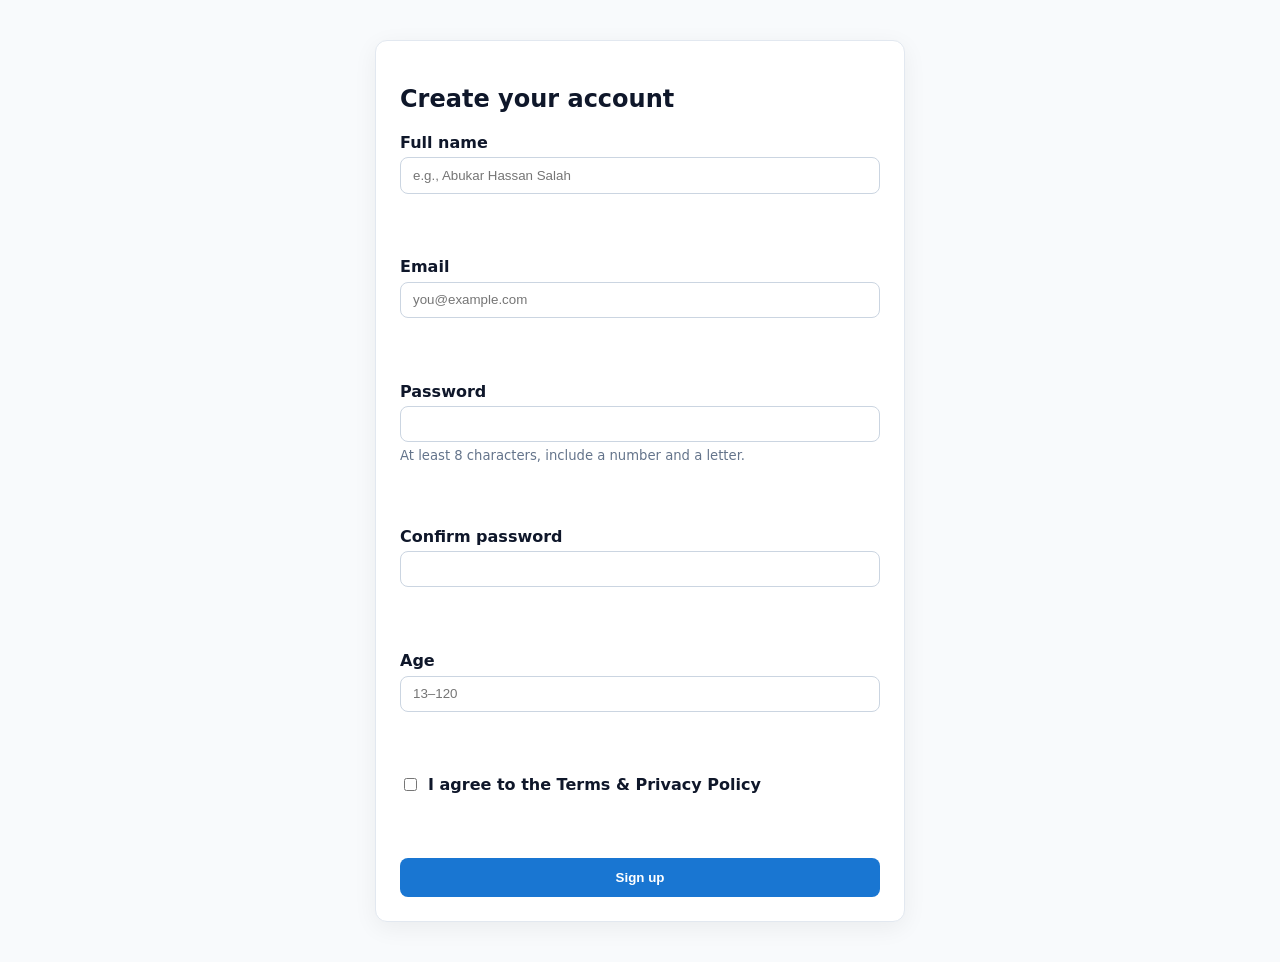
<file: Documents/SomHtmlProject/formvalidation/index.html>
<!DOCTYPE html>
<html lang="en">
<head>
    <meta charset="UTF-8">
    <meta name="viewport" content="width=device-width, initial-scale=1.0">
    <title>Document</title>
    <link rel="stylesheet" href="style.css">
</head>
<body>
    
<!-- index.html -->
<form id="signup-form" novalidate>
  <h2>Create your account</h2>

  <!-- Name -->
  <div class="form-control">
    <label for="name">Full name</label>
    <input
      type="text"
      id="name"
      name="name"
      placeholder="e.g., Abukar Hassan Salah"
      required
      minlength="2"
    />
    <p class="error" id="name-error" aria-live="polite"></p>
  </div>

  <!-- Email -->
  <div class="form-control">
    <label for="email">Email</label>
    <input
      type="email"
      id="email"
      name="email"
      placeholder="you@example.com"
      required
    />
    <p class="error" id="email-error" aria-live="polite"></p>
  </div>

  <!-- Password -->
  <div class="form-control">
    <label for="password">Password</label>
    <input
      type="password"
      id="password"
      name="password"
      required
      minlength="8"
      autocomplete="new-password"
    />
    <small class="hint">At least 8 characters, include a number and a letter.</small>
    <p class="error" id="password-error" aria-live="polite"></p>
  </div>

  <!-- Confirm Password -->
  <div class="form-control">
    <label for="confirm-password">Confirm password</label>
    <input
      type="password"
      id="confirm-password"
      name="confirmPassword"
      required
      autocomplete="new-password"
    />
    <p class="error" id="confirm-error" aria-live="polite"></p>
  </div>

  <!-- Age (number range) -->
  <div class="form-control">
    <label for="age">Age</label>
    <input
      type="number"
      id="age"
      name="age"
      min="13"
      max="120"
      required
      placeholder="13–120"
    />
    <p class="error" id="age-error" aria-live="polite"></p>
  </div>

  <!-- Terms -->
  <div class="form-control checkbox-control">
    <input type="checkbox" id="terms" name="terms" required />
    <label for="terms">I agree to the Terms & Privacy Policy</label>
    <p class="error" id="terms-error" aria-live="polite"></p>
  </div>

  <button type="submit">Sign up</button>
</form>


</body>
</html>
</file>
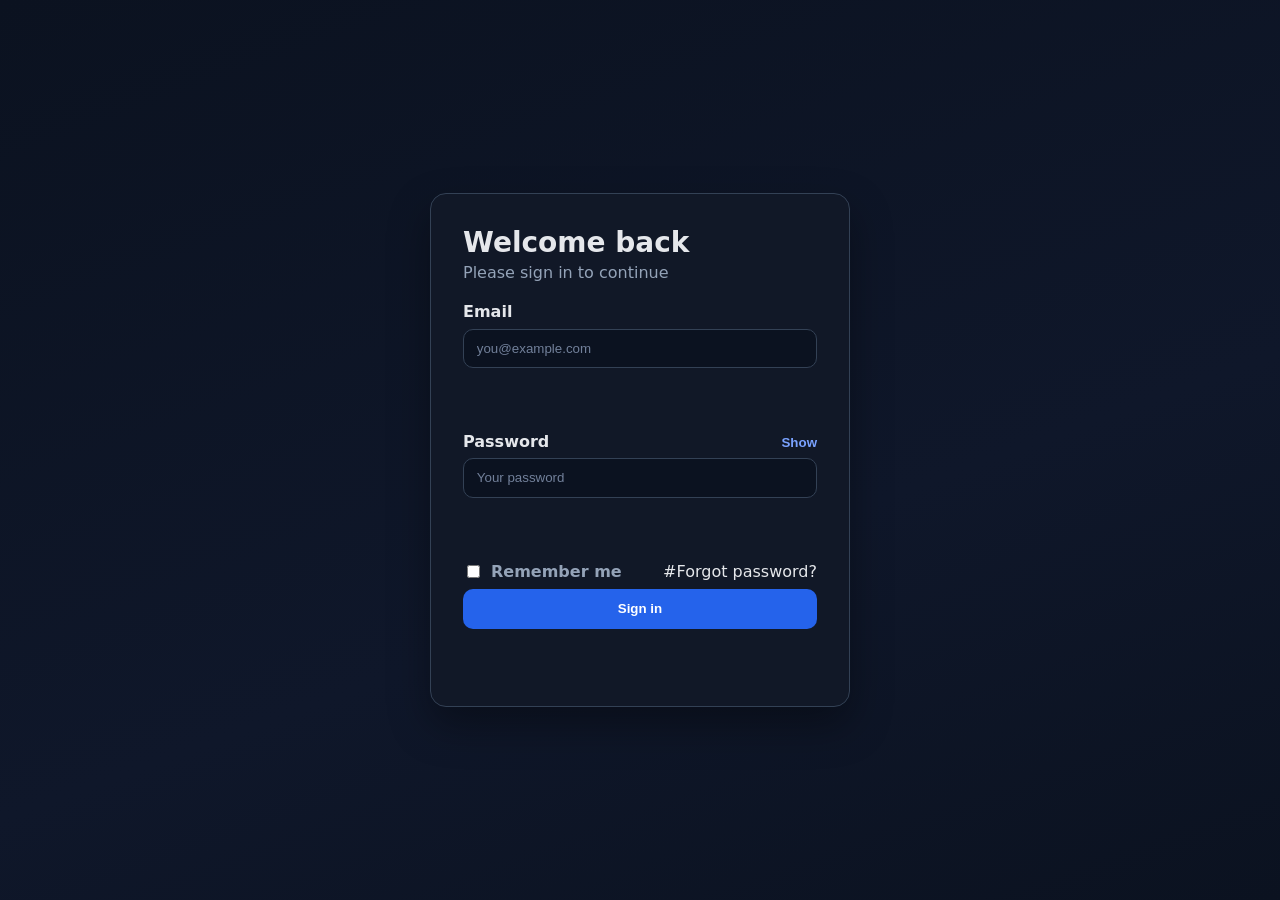
<file: Documents/SomHtmlProject/loginform/index.html>
<!DOCTYPE html>
<html lang="en">
<head>
  <meta charset="UTF-8" />
  <meta name="viewport" content="width=device-width, initial-scale=1" />
  <title>Login</title>
  <link rel="stylesheet" href="styles.css" />

</head>
<body>
  <main class="container">
    <form id="login-form" novalidate aria-labelledby="login-title">
      <h2 id="login-title">Welcome back</h2>
      <p class="subtitle">Please sign in to continue</p>

      <!-- Email -->
      <div class="form-control">
        <label for="email">Email</label>
        <input
          type="email"
          id="email"
          name="email"
          placeholder="you@example.com"
          autocomplete="email"
          required
        />
        <p class="error" id="email-error" aria-live="polite"></p>
      </div>

      <!-- Password + toggle -->
      <div class="form-control">
        <div class="label-row">
          <label for="password">Password</label>
          <button type="button" id="toggle-pwd" class="link-btn" aria-controls="password" aria-pressed="false">Show</button>
        </div>
        <input
          type="password"
          id="password"
          name="password"
          placeholder="Your password"
          autocomplete="current-password"
          required
          minlength="6"
        />
        <p class="error" id="password-error" aria-live="polite"></p>
      </div>

      <!-- Options -->
      <div class="row between">
        <label class="checkbox">
          <input type="checkbox" id="remember" name="remember" />
          <span>Remember me</span>
        </label>
        #Forgot password?
      </div>

      <!-- Submit -->
      <button type="submit" id="submit-btn">Sign in</button>

      <!-- Form-level message -->
      <p class="form-message" id="form-message" aria-live="polite"></p>
    </form>
  </main>

  <script src="script.js"></script>
</body>
</file>
<file: Documents/SomHtmlProject/formvalidation/style.css>
/* styles.css */
:root {
  --danger: #d32f2f;
  --success: #2e7d32;
  --focus: #1976d2;
  --border: #cbd5e1;
  --text: #0f172a;
  --hint: #64748b;
  --bg: #ffffff;
}

body {
  font-family: system-ui, -apple-system, Segoe UI, Roboto, Arial, sans-serif;
  color: var(--text);
  background: #f8fafc;
  padding: 2rem;
}

form {
  max-width: 480px;
  margin: 0 auto;
  background: var(--bg);
  padding: 1.5rem;
  border: 1px solid #e2e8f0;
  border-radius: 12px;
  box-shadow: 0 6px 24px rgba(0,0,0,0.06);
}

.form-control {
  margin-bottom: 1rem;
  display: grid;
  gap: 0.35rem;
}

label {
  font-weight: 600;
}

input[type="text"],
input[type="email"],
input[type="password"],
input[type="number"] {
  padding: 0.6rem 0.75rem;
  border: 1.5px solid var(--border);
  border-radius: 8px;
  outline: none;
  transition: border-color 0.18s ease, box-shadow 0.18s ease;
  background: #fff;
}

input:focus {
  border-color: var(--focus);
  box-shadow: 0 0 0 4px rgba(25, 118, 210, 0.15);
}

/* Visual states with classes (applied via JS) */
input.error-state {
  border-color: var(--danger);
  box-shadow: 0 0 0 4px rgba(211, 47, 47, 0.15);
}

input.valid-state {
  border-color: var(--success);
}

/* Error text */
.error {
  color: var(--danger);
  font-size: 0.875rem;
  min-height: 1em; /* reserve space to avoid layout shift */
}

/* Helper hint */
.hint {
  color: var(--hint);
  font-size: 0.825rem;
}

/* Checkbox alignment */
.checkbox-control {
  align-items: center;
  grid-template-columns: auto 1fr;
  column-gap: 0.5rem;
}

button[type="submit"] {
  width: 100%;
  padding: 0.75rem;
  border: none;
  border-radius: 8px;
  background: var(--focus);
  color: white;
  font-weight: 600;
  cursor: pointer;
}

button[type="submit"]:disabled {
  opacity: 0.6;
  cursor: not-allowed;
}
</file>
<file: Documents/SomHtmlProject/loginform/styles.css>
:root {
  --bg: #0f172a;        /* slate-900 */
  --card: #111827;      /* gray-900 */
  --border: #334155;    /* slate-700 */
  --text: #e5e7eb;      /* gray-200 */
  --muted: #94a3b8;     /* slate-400 */
  --primary: #2563eb;   /* blue-600 */
  --primary-weak: rgba(37, 99, 235, 0.15);
  --danger: #ef4444;    /* red-500 */
  --success: #22c55e;   /* green-500 */
}

* { box-sizing: border-box; }

body {
  margin: 0;
  background: linear-gradient(160deg, #0b1220, #0f172a 60%, #0b1220);
  color: var(--text);
  font-family: system-ui, -apple-system, Segoe UI, Roboto, Arial, sans-serif;
  min-height: 100vh;
  display: grid;
  place-items: center;
}

.container {
  width: 92%;
  max-width: 420px;
  background: var(--card);
  border: 1px solid var(--border);
  border-radius: 16px;
  padding: 1.5rem;
  box-shadow: 0 18px 40px rgba(0, 0, 0, 0.35);
}

h2 {
  margin: 0 0 0.25rem;
  font-size: 1.5rem;
}

.subtitle {
  margin: 0 0 1.25rem;
  color: var(--muted);
  font-size: 0.95rem;
}

.form-control {
  display: grid;
  gap: 0.45rem;
  margin-bottom: 1rem;
}

.label-row {
  display: flex;
  justify-content: space-between;
  align-items: baseline;
}

label {
  font-weight: 600;
}

input[type="email"],
input[type="password"] {
  width: 100%;
  padding: 0.7rem 0.8rem;
  border-radius: 10px;
  border: 1.5px solid var(--border);
  background: #0b1220;
  color: var(--text);
  outline: none;
  transition: border-color 0.18s ease, box-shadow 0.18s ease;
}

input::placeholder {
  color: #72809a;
}

input:focus {
  border-color: var(--primary);
  box-shadow: 0 0 0 4px var(--primary-weak);
}

input.error-state {
  border-color: var(--danger);
  box-shadow: 0 0 0 4px rgba(239, 68, 68, 0.15);
}

input.valid-state {
  border-color: var(--success);
}

.error {
  color: var(--danger);
  font-size: 0.85rem;
  min-height: 1em; /* Reserve space to reduce layout shift */
}

.row {
  display: flex;
  align-items: center;
  gap: 0.5rem;
}

.between { justify-content: space-between; }

.checkbox {
  display: inline-flex;
  align-items: center;
  gap: 0.5rem;
  cursor: pointer;
  color: var(--muted);
}

.checkbox input { accent-color: var(--primary); }

.link-btn {
  border: none;
  background: none;
  color: #7aa2ff;
  text-decoration: none;
  cursor: pointer;
  font-weight: 600;
  padding: 0;
}

.link-btn:hover { text-decoration: underline; }

button[type="submit"] {
  width: 100%;
  padding: 0.8rem;
  border-radius: 10px;
  border: none;
  background: var(--primary);
  color: white;
  font-weight: 700;
  cursor: pointer;
  margin-top: 0.5rem;
  transition: filter 0.15s ease, transform 0.02s ease-in-out;
}

button[type="submit"]:active { transform: scale(0.998); }
button[type="submit"]:disabled { opacity: 0.6; cursor: not-allowed; }

.form-message {
  margin-top: 0.75rem;
  font-size: 0.92rem;
  min-height: 1.2em;
}

.form-message.success { color: var(--success); }
.form-message.error { color: var(--danger); }
/* Responsive text sizing */
@media (min-width: 480px) {
    .container {
        padding: 2rem;
    }
    
    h2 {
        font-size: 1.75rem;
    }
    
    .subtitle {
        font-size: 1rem;
    }
    }
</file>
